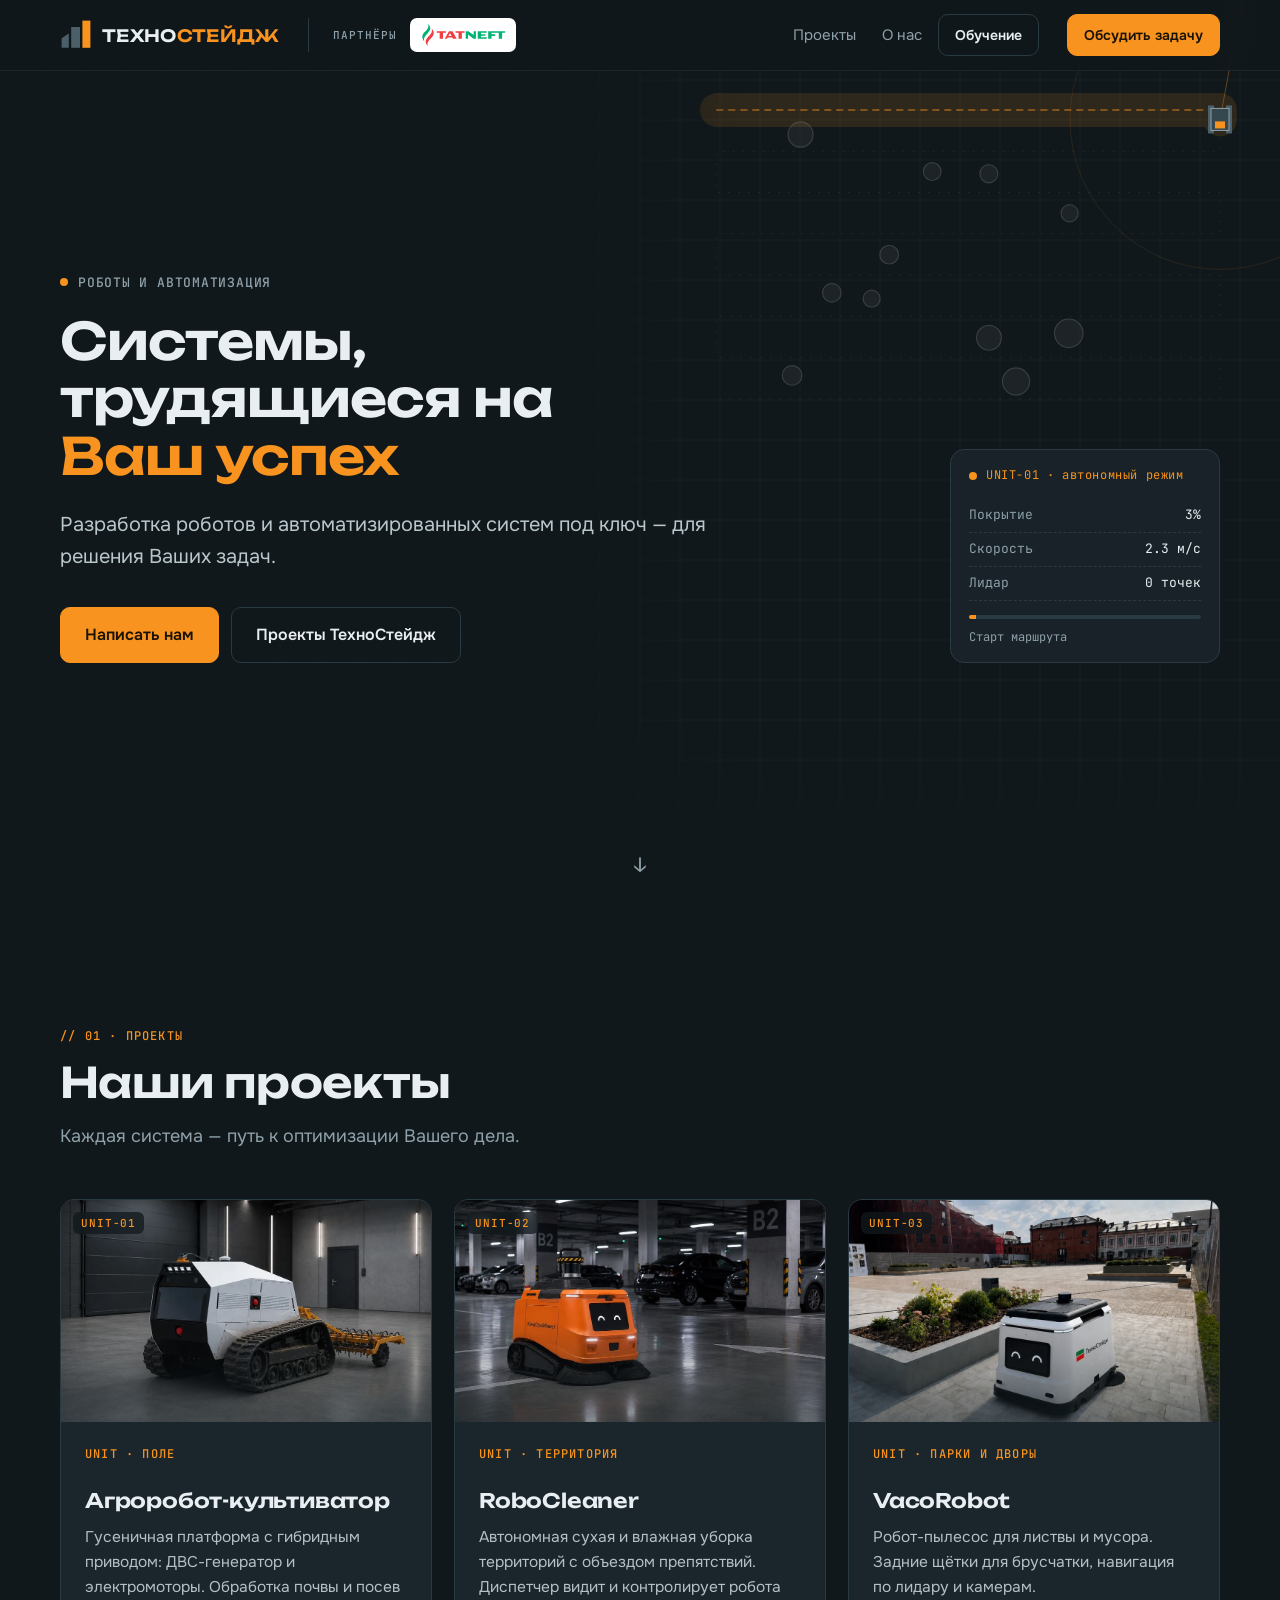
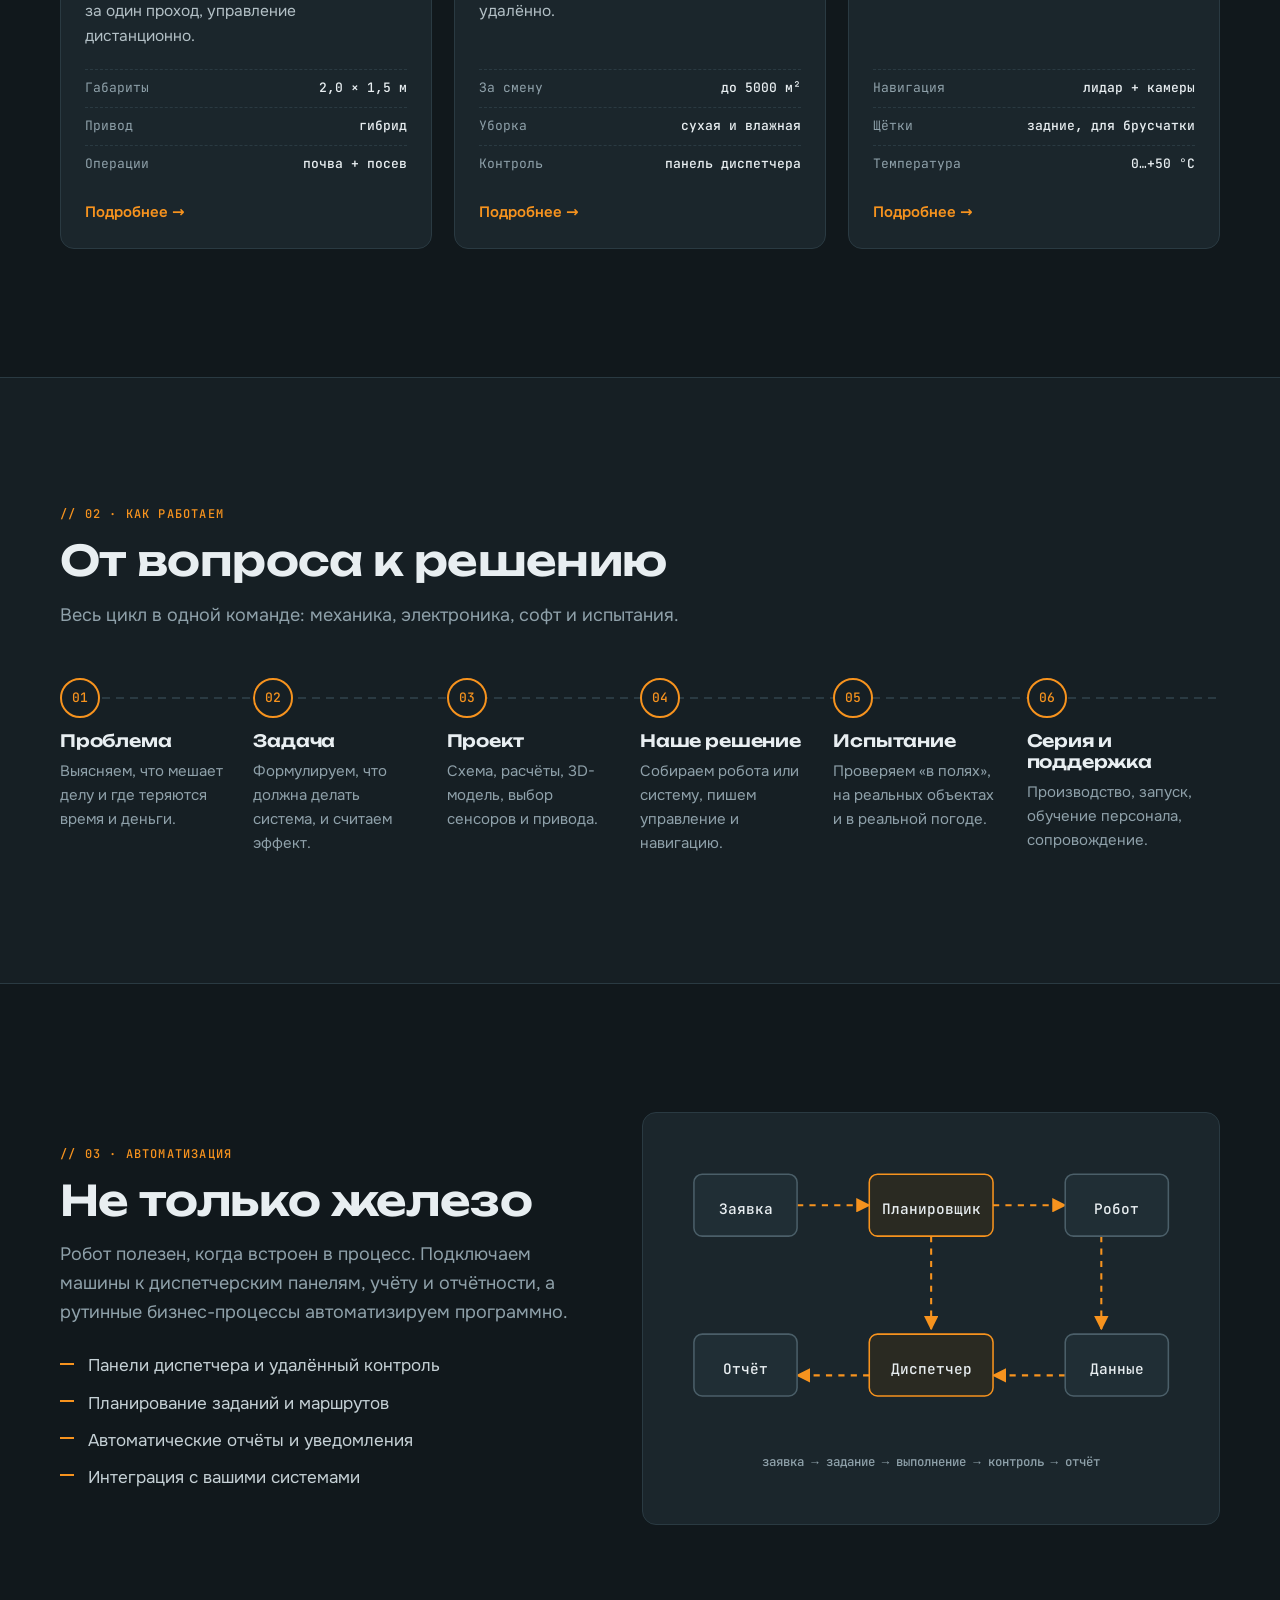
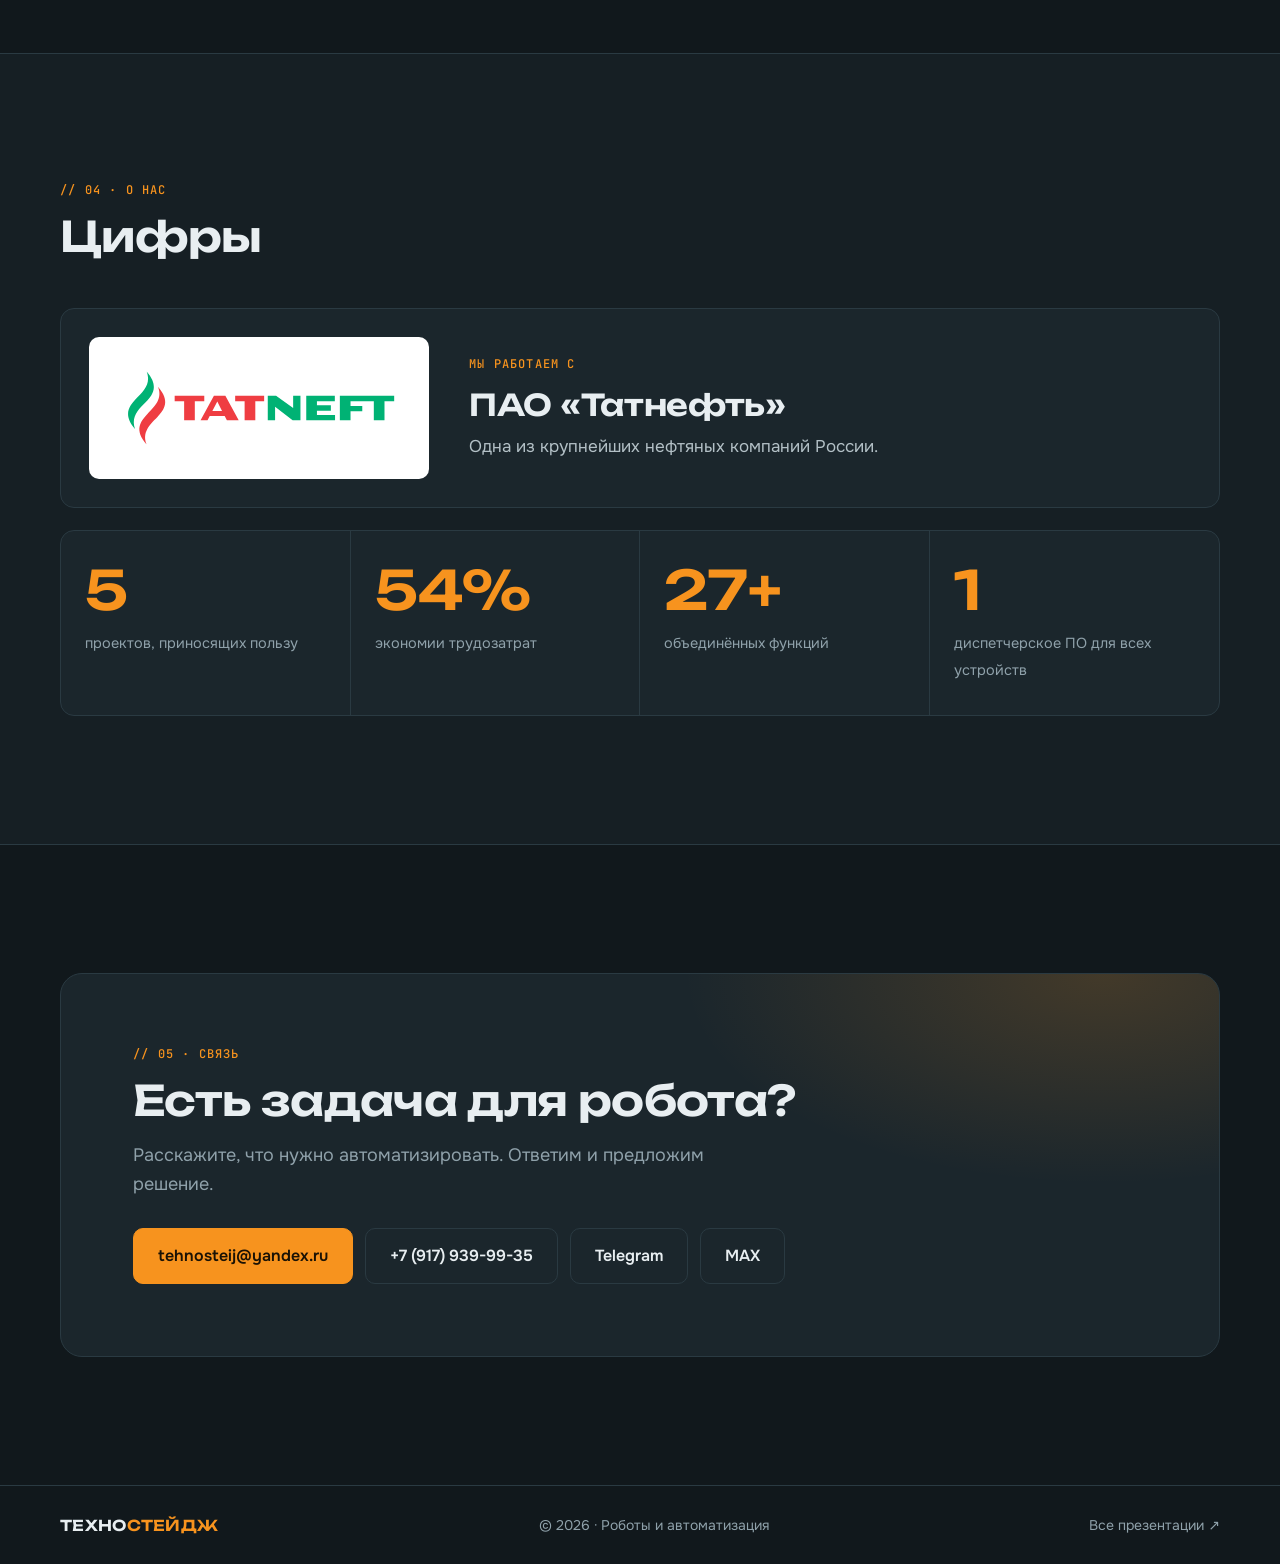
<file: index.html>
<!doctype html>
<html lang="ru">
<head>
<meta charset="utf-8">
<meta name="viewport" content="width=device-width, initial-scale=1">
<title>Техностейдж — роботы и автоматизация</title>
<meta name="description" content="Техностейдж разрабатывает коммерческих и промышленных роботов и автоматизирует бизнес-процессы: агророботы, роботы-уборщики, диспетчеризация.">
<meta name="theme-color" content="#11181c">
<link rel="icon" href="logo.jpg">
<meta property="og:title" content="Техностейдж — роботы и автоматизация">
<meta property="og:description" content="Автономные роботы для полей, территорий и производств. От прототипа до серии.">
<meta property="og:image" content="logo.jpg">
<link rel="preload" href="fonts/unbounded-cyrillic.woff2" as="font" type="font/woff2" crossorigin>
<link rel="preload" href="fonts/onest-cyrillic.woff2" as="font" type="font/woff2" crossorigin>
<link rel="stylesheet" href="fonts.css">
<link rel="stylesheet" href="styles.css">
</head>
<body>

<header class="top" id="top">
  <a class="brand" href="#top" aria-label="Техностейдж">
    <svg class="mark" viewBox="0 0 40 40" aria-hidden="true">
      <path d="M2 24 11 18v18H2z" fill="#4b5f69"/>
      <rect x="14" y="10" width="11" height="26" fill="#4b5f69"/>
      <rect x="28" y="2" width="10" height="34" fill="#f7931e"/>
    </svg>
    <span class="brand-name">ТЕХНО<b>СТЕЙДЖ</b></span>
  </a>
  <a class="partner" href="#partner" title="ПАО «Татнефть» — наш партнёр">
    <span>Партнёры</span>
    <img src="media/tatneft.svg" alt="ПАО «Татнефть»" width="394" height="109">
  </a>
  <nav class="nav" aria-label="Разделы">
    <a href="#fleet">Проекты</a>
    <a href="#process">О нас</a>
  </nav>
  <a class="btn btn-sm btn-ghost btn-edu" href="training.html">Обучение</a>
  <a class="btn btn-sm btn-top" href="#contact">Обсудить задачу</a>
  <button class="burger" type="button" aria-label="Меню" aria-expanded="false" aria-controls="mnav"><i></i><i></i><i></i></button>
  <nav class="mnav" id="mnav" aria-label="Меню">
    <a href="#fleet">Проекты</a>
    <a href="#process">О нас</a>
    <a href="training.html">Обучение</a>
    <a class="btn" href="#contact">Обсудить задачу</a>
  </nav>
</header>

<main>

<!-- HERO -->
<section class="hero">
  <canvas id="scene" aria-hidden="true"></canvas>
  <div class="hero-shade"></div>
  <div class="wrap hero-grid">
    <div class="hero-copy">
      <p class="eyebrow"><span class="dot"></span> Роботы и автоматизация</p>
      <h1>Системы, трудящиеся на <em>Ваш успех</em></h1>
      <p class="lead">Разработка роботов и автоматизированных систем под ключ — для решения Ваших задач.</p>
      <div class="cta">
        <a class="btn" href="#contact">Написать нам</a>
        <a class="btn btn-ghost" href="#fleet">Проекты ТехноСтейдж</a>
      </div>
    </div>
    <aside class="hud" aria-label="Телеметрия демонстрационного робота">
      <div class="hud-head"><span class="dot live"></span> UNIT-01 · автономный режим</div>
      <dl>
        <div><dt>Покрытие</dt><dd><span id="hudCov">0</span>%</dd></div>
        <div><dt>Скорость</dt><dd><span id="hudSpd">0.0</span> м/с</dd></div>
        <div><dt>Лидар</dt><dd><span id="hudPts">0</span> точек</dd></div>
      </dl>
      <div class="hud-bar"><i id="hudBar"></i></div>
      <p class="hud-evt" id="hudEvt">Инициализация…</p>
    </aside>
  </div>
  <a class="scroll-hint" href="#fleet" aria-label="Ниже">↓</a>
</section>

<!-- FLEET -->
<section class="sec" id="fleet">
  <div class="wrap">
    <header class="sec-head reveal">
      <p class="tag">// 01 · ПРОЕКТЫ</p>
      <h2>Наши проекты</h2>
      <p class="sub">Каждая система — путь к оптимизации Вашего дела.</p>
    </header>

    <div class="cards">
      <article class="card reveal">
        <div class="media">
          <img src="media/agrobot.jpg" alt="Гусеничный агроробот-культиватор с прицепным культиватором" loading="lazy" width="1000" height="667">
          <span class="media-id">UNIT-01</span>
        </div>
        <div class="card-body">
          <p class="tag">UNIT · ПОЛЕ</p>
          <h3>Агроробот-культиватор</h3>
          <p>Гусеничная платформа с гибридным приводом: ДВС-генератор и электромоторы. Обработка почвы и посев за один проход, управление дистанционно.</p>
          <ul class="spec">
            <li><span>Габариты</span><b>2,0 × 1,5 м</b></li>
            <li><span>Привод</span><b>гибрид</b></li>
            <li><span>Операции</span><b>почва + посев</b></li>
          </ul>
          <a class="more" href="https://hayudo.github.io/agrobot/pahar-x1/index.html" target="_blank" rel="noopener">Подробнее →</a>
        </div>
      </article>

      <article class="card reveal" style="--d:.08s">
        <div class="media">
          <img src="media/robocleaner.jpg" alt="Оранжевый робот RoboCleaner на подземной парковке" loading="lazy" width="1000" height="667">
          <span class="media-id">UNIT-02</span>
        </div>
        <div class="card-body">
          <p class="tag">UNIT · ТЕРРИТОРИЯ</p>
          <h3>RoboCleaner</h3>
          <p>Автономная сухая и влажная уборка территорий с объездом препятствий. Диспетчер видит и контролирует робота удалённо.</p>
          <ul class="spec">
            <li><span>За смену</span><b>до 5000 м²</b></li>
            <li><span>Уборка</span><b>сухая и влажная</b></li>
            <li><span>Контроль</span><b>панель диспетчера</b></li>
          </ul>
          <a class="more" href="https://hayudo.github.io/agrobot/robocleaner/index.html" target="_blank" rel="noopener">Подробнее →</a>
        </div>
      </article>

      <article class="card reveal" style="--d:.16s">
        <div class="media">
          <img src="media/vacorobot.jpg" alt="Белый робот VacoRobot с логотипом Техностейдж на площади" loading="lazy" width="1000" height="750">
          <span class="media-id">UNIT-03</span>
        </div>
        <div class="card-body">
          <p class="tag">UNIT · ПАРКИ И ДВОРЫ</p>
          <h3>VacoRobot</h3>
          <p>Робот-пылесос для листвы и мусора. Задние щётки для брусчатки, навигация по лидару и камерам.</p>
          <ul class="spec">
            <li><span>Навигация</span><b>лидар + камеры</b></li>
            <li><span>Щётки</span><b>задние, для брусчатки</b></li>
            <li><span>Температура</span><b>0…+50 °C</b></li>
          </ul>
          <a class="more" href="https://hayudo.github.io/agrobot/vacorobot/index.html" target="_blank" rel="noopener">Подробнее →</a>
        </div>
      </article>
    </div>
  </div>
</section>

<!-- PROCESS -->
<section class="sec sec-alt" id="process">
  <div class="wrap">
    <header class="sec-head reveal">
      <p class="tag">// 02 · КАК РАБОТАЕМ</p>
      <h2>От вопроса к решению</h2>
      <p class="sub">Весь цикл в одной команде: механика, электроника, софт и испытания.</p>
    </header>

    <ol class="steps">
      <li class="reveal"><span class="n">01</span><h3>Проблема</h3><p>Выясняем, что мешает делу и где теряются время и деньги.</p></li>
      <li class="reveal" style="--d:.06s"><span class="n">02</span><h3>Задача</h3><p>Формулируем, что должна делать система, и считаем эффект.</p></li>
      <li class="reveal" style="--d:.12s"><span class="n">03</span><h3>Проект</h3><p>Схема, расчёты, 3D-модель, выбор сенсоров и привода.</p></li>
      <li class="reveal" style="--d:.18s"><span class="n">04</span><h3>Наше решение</h3><p>Собираем робота или систему, пишем управление и навигацию.</p></li>
      <li class="reveal" style="--d:.24s"><span class="n">05</span><h3>Испытание</h3><p>Проверяем «в полях», на реальных объектах и в реальной погоде.</p></li>
      <li class="reveal" style="--d:.30s"><span class="n">06</span><h3>Серия и поддержка</h3><p>Производство, запуск, обучение персонала, сопровождение.</p></li>
    </ol>
  </div>
</section>

<!-- AUTOMATION -->
<section class="sec" id="automation">
  <div class="wrap split">
    <header class="sec-head reveal">
      <p class="tag">// 03 · АВТОМАТИЗАЦИЯ</p>
      <h2>Не только железо</h2>
      <p class="sub">Робот полезен, когда встроен в процесс. Подключаем машины к диспетчерским панелям, учёту и отчётности, а рутинные бизнес-процессы автоматизируем программно.</p>
      <ul class="ticks">
        <li>Панели диспетчера и удалённый контроль</li>
        <li>Планирование заданий и маршрутов</li>
        <li>Автоматические отчёты и уведомления</li>
        <li>Интеграция с вашими системами</li>
      </ul>
    </header>

    <figure class="flow reveal" style="--d:.1s" aria-label="Схема: заявка, планировщик, робот, диспетчер, отчёт">
      <svg viewBox="0 0 520 360" role="img">
        <defs>
          <marker id="arr" viewBox="0 0 10 10" refX="9" refY="5" markerWidth="7" markerHeight="7" orient="auto-start-reverse"><path d="M0 0 10 5 0 10z" fill="#f7931e"/></marker>
        </defs>
        <g class="links">
          <path d="M130 70h70" marker-end="url(#arr)"/>
          <path d="M320 70h70" marker-end="url(#arr)"/>
          <path d="M425 100v90" marker-end="url(#arr)"/>
          <path d="M390 235h-70" marker-end="url(#arr)"/>
          <path d="M200 235h-70" marker-end="url(#arr)"/>
          <path d="M260 100v90" marker-end="url(#arr)"/>
        </g>
        <g class="nodes">
          <g transform="translate(30 40)"><rect width="100" height="60" rx="8"/><text x="50" y="35">Заявка</text></g>
          <g transform="translate(200 40)"><rect width="120" height="60" rx="8" class="hl"/><text x="60" y="35">Планировщик</text></g>
          <g transform="translate(390 40)"><rect width="100" height="60" rx="8"/><text x="50" y="35">Робот</text></g>
          <g transform="translate(390 195)"><rect width="100" height="60" rx="8"/><text x="50" y="35">Данные</text></g>
          <g transform="translate(200 195)"><rect width="120" height="60" rx="8" class="hl"/><text x="60" y="35">Диспетчер</text></g>
          <g transform="translate(30 195)"><rect width="100" height="60" rx="8"/><text x="50" y="35">Отчёт</text></g>
        </g>
        <text x="260" y="320" class="cap">заявка → задание → выполнение → контроль → отчёт</text>
      </svg>
    </figure>
  </div>
</section>

<!-- PROOF -->
<section class="sec sec-alt" id="proof">
  <div class="wrap">
    <header class="sec-head reveal">
      <p class="tag">// 04 · О НАС</p>
      <h2>Цифры</h2>
    </header>

    <div class="feature reveal" id="partner">
      <div class="feature-logo"><img src="media/tatneft.svg" alt="ПАО «Татнефть»" width="394" height="109"></div>
      <div class="feature-text">
        <p class="tag">МЫ РАБОТАЕМ С</p>
        <h3>ПАО «Татнефть»</h3>
        <p>Одна из крупнейших нефтяных компаний России.</p>
      </div>
    </div>

    <!-- Цифры: data-count — число, data-suffix — знак после него -->
    <div class="stats reveal">
      <div><b data-count="6">0</b><span>проектов, приносящих пользу</span></div>
      <div><b data-count="60" data-suffix="%">0</b><span>экономии трудозатрат</span></div>
      <div><b data-count="30" data-suffix="+">0</b><span>объединённых функций</span></div>
      <div><b data-count="1">0</b><span>диспетчерское ПО для всех устройств</span></div>
    </div>
  </div>
</section>

<!-- CONTACT -->
<section class="sec contact" id="contact">
  <div class="wrap">
    <div class="contact-box reveal">
      <p class="tag">// 05 · СВЯЗЬ</p>
      <h2>Есть задача для робота?</h2>
      <p class="sub">Расскажите, что нужно автоматизировать. Ответим и предложим решение.</p>
      <div class="cta">
        <a class="btn" href="mailto:tehnosteij@yandex.ru">tehnosteij@yandex.ru</a>
        <a class="btn btn-ghost" href="tel:+79179399935">+7 (917) 939-99-35</a>
        <a class="btn btn-ghost" href="https://t.me/dazgomannn" target="_blank" rel="noopener">Telegram</a>
        <a class="btn btn-ghost" href="https://max.ru/u/f9LHodD0cOK9AcFDkUE-KU3LDIc1wrUDdabtQ2YDgoaz1Evf9GF58Kk3YJA" target="_blank" rel="noopener">MAX</a>
      </div>
    </div>
  </div>
</section>

</main>

<footer class="foot">
  <div class="wrap foot-row">
    <span class="brand-name">ТЕХНО<b>СТЕЙДЖ</b></span>
    <span>© 2026 · Роботы и автоматизация</span>
    <a href="https://hayudo.github.io/agrobot/" target="_blank" rel="noopener">Все презентации ↗</a>
  </div>
</footer>

<script src="script.js"></script>
</body>
</html>
</file>
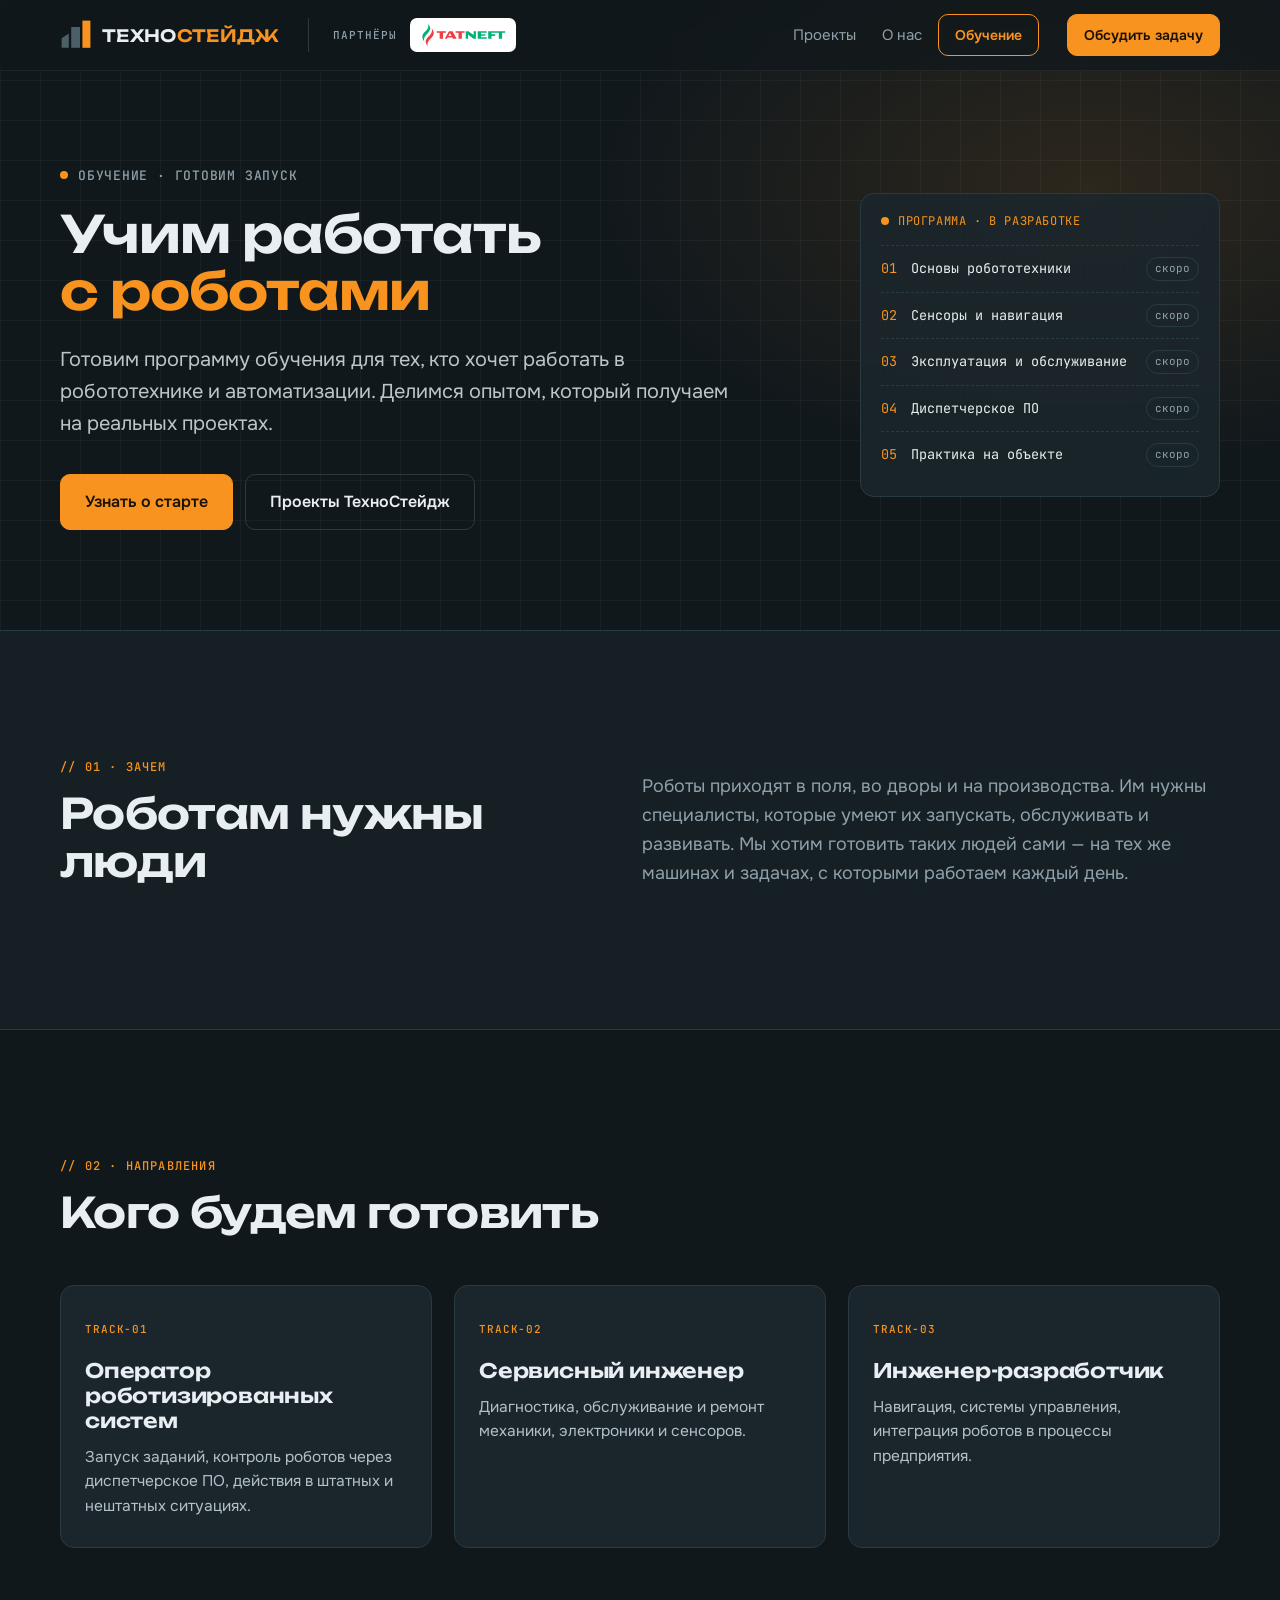
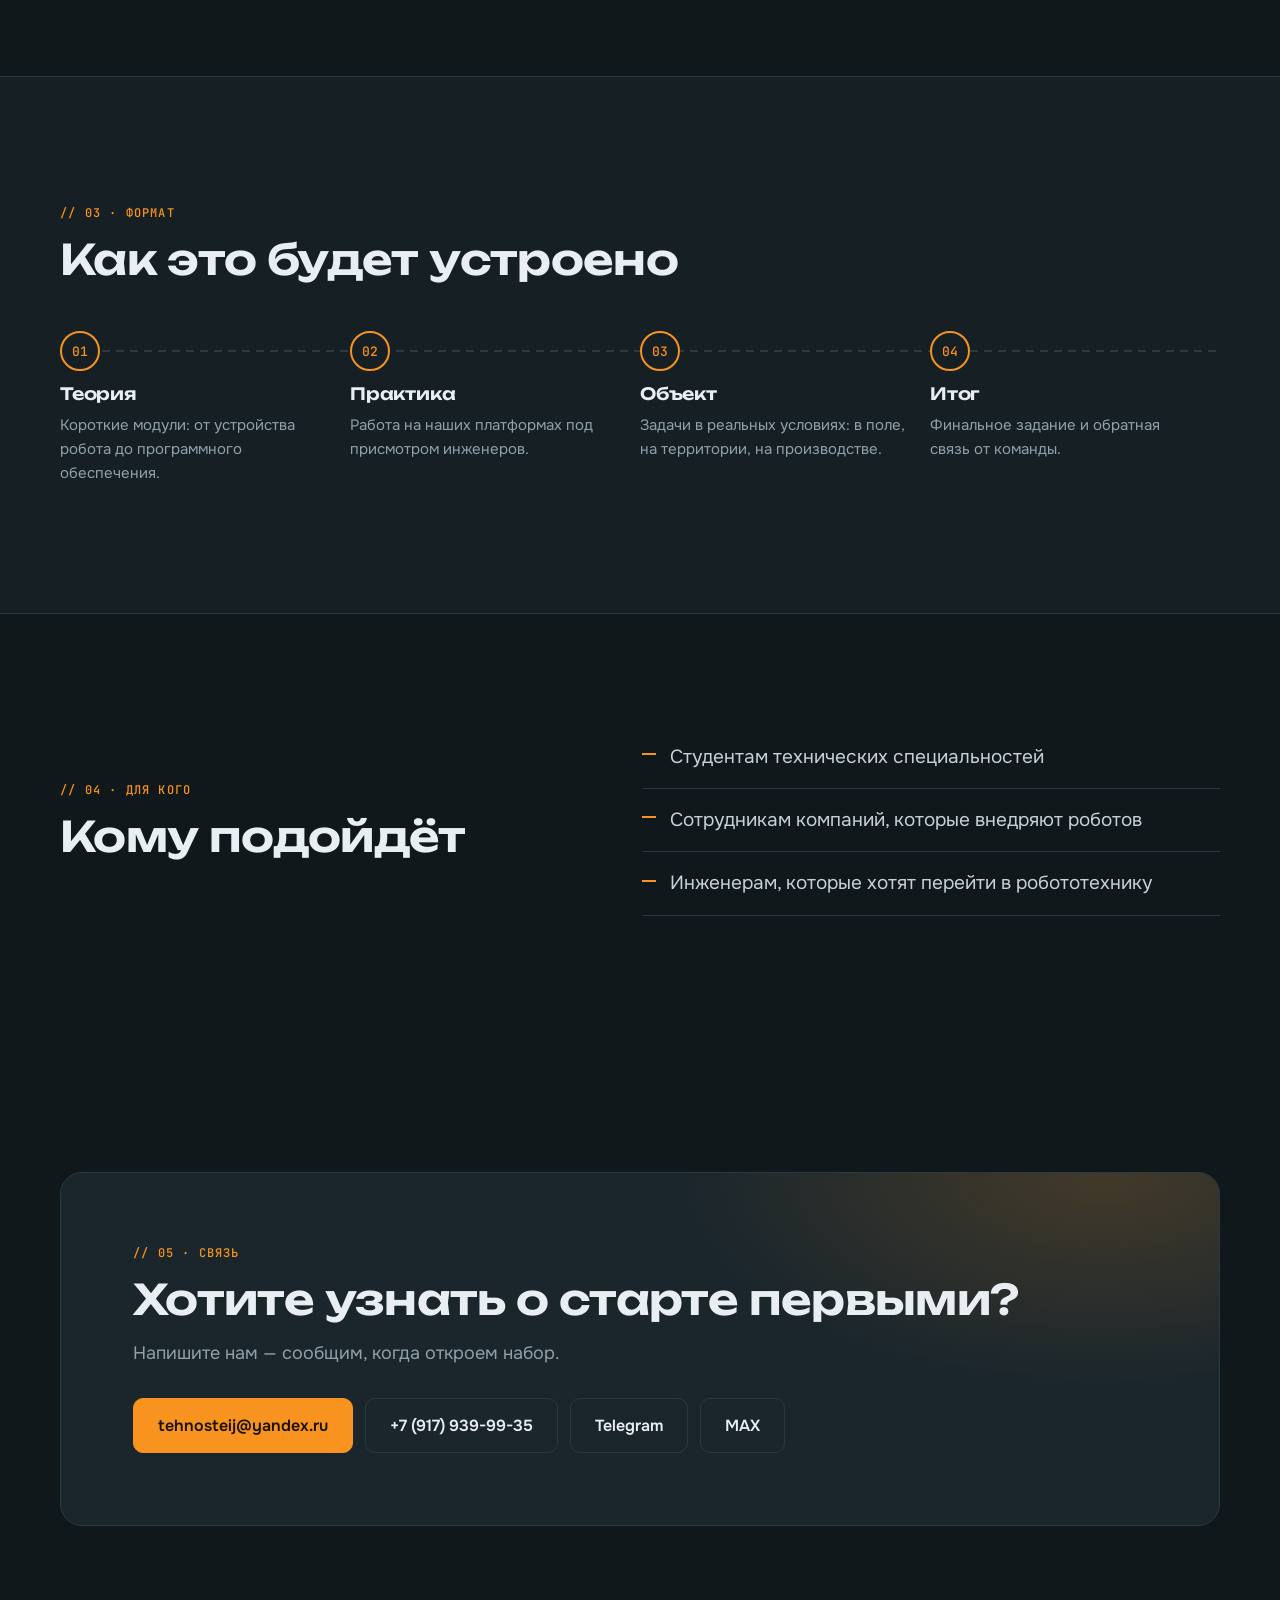
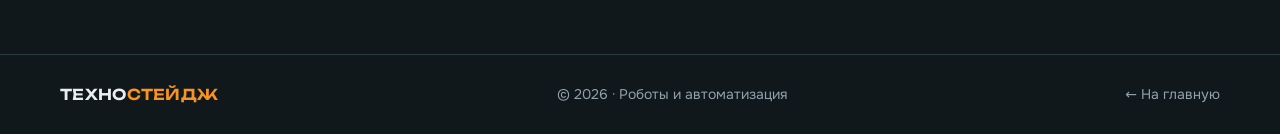
<file: training.html>
<!doctype html>
<html lang="ru">
<head>
<meta charset="utf-8">
<meta name="viewport" content="width=device-width, initial-scale=1">
<title>Обучение — Техностейдж</title>
<meta name="description" content="Техностейдж готовит программу обучения для работы с роботами и автоматизированными системами.">
<meta name="theme-color" content="#11181c">
<link rel="icon" href="logo.jpg">
<meta property="og:title" content="Обучение — Техностейдж">
<meta property="og:description" content="Готовим специалистов для робототехники и автоматизации.">
<meta property="og:image" content="logo.jpg">
<link rel="preload" href="fonts/unbounded-cyrillic.woff2" as="font" type="font/woff2" crossorigin>
<link rel="preload" href="fonts/onest-cyrillic.woff2" as="font" type="font/woff2" crossorigin>
<link rel="stylesheet" href="fonts.css">
<link rel="stylesheet" href="styles.css">
</head>
<body>

<header class="top" id="top">
  <a class="brand" href="index.html" aria-label="Техностейдж — на главную">
    <svg class="mark" viewBox="0 0 40 40" aria-hidden="true">
      <path d="M2 24 11 18v18H2z" fill="#4b5f69"/>
      <rect x="14" y="10" width="11" height="26" fill="#4b5f69"/>
      <rect x="28" y="2" width="10" height="34" fill="#f7931e"/>
    </svg>
    <span class="brand-name">ТЕХНО<b>СТЕЙДЖ</b></span>
  </a>
  <a class="partner" href="index.html#partner" title="ПАО «Татнефть» — наш партнёр">
    <span>Партнёры</span>
    <img src="media/tatneft.svg" alt="ПАО «Татнефть»" width="394" height="109">
  </a>
  <nav class="nav" aria-label="Разделы">
    <a href="index.html#fleet">Проекты</a>
    <a href="index.html#process">О нас</a>
  </nav>
  <a class="btn btn-sm btn-ghost btn-edu is-active" href="training.html" aria-current="page">Обучение</a>
  <a class="btn btn-sm btn-top" href="index.html#contact">Обсудить задачу</a>
  <button class="burger" type="button" aria-label="Меню" aria-expanded="false" aria-controls="mnav"><i></i><i></i><i></i></button>
  <nav class="mnav" id="mnav" aria-label="Меню">
    <a href="index.html#fleet">Проекты</a>
    <a href="index.html#process">О нас</a>
    <a href="training.html" aria-current="page">Обучение</a>
    <a class="btn" href="index.html#contact">Обсудить задачу</a>
  </nav>
</header>

<main>

<!-- HERO -->
<section class="page-hero">
  <div class="wrap page-hero-grid">
    <div>
      <p class="eyebrow"><span class="dot live"></span> Обучение · готовим запуск</p>
      <h1>Учим работать <em>с роботами</em></h1>
      <p class="lead">Готовим программу обучения для тех, кто хочет работать в робототехнике и автоматизации. Делимся опытом, который получаем на реальных проектах.</p>
      <div class="cta">
        <a class="btn" href="#join">Узнать о старте</a>
        <a class="btn btn-ghost" href="index.html#fleet">Проекты ТехноСтейдж</a>
      </div>
    </div>

    <aside class="program" aria-label="Программа обучения">
      <div class="hud-head"><span class="dot live"></span> ПРОГРАММА · В РАЗРАБОТКЕ</div>
      <ol>
        <li><span>01</span>Основы робототехники<i>скоро</i></li>
        <li><span>02</span>Сенсоры и навигация<i>скоро</i></li>
        <li><span>03</span>Эксплуатация и обслуживание<i>скоро</i></li>
        <li><span>04</span>Диспетчерское ПО<i>скоро</i></li>
        <li><span>05</span>Практика на объекте<i>скоро</i></li>
      </ol>
    </aside>
  </div>
</section>

<!-- WHY -->
<section class="sec sec-alt">
  <div class="wrap split">
    <header class="sec-head reveal">
      <p class="tag">// 01 · ЗАЧЕМ</p>
      <h2>Роботам нужны люди</h2>
    </header>
    <p class="sub reveal" style="--d:.08s">Роботы приходят в поля, во дворы и на производства. Им нужны специалисты, которые умеют их запускать, обслуживать и развивать. Мы хотим готовить таких людей сами — на тех же машинах и задачах, с которыми работаем каждый день.</p>
  </div>
</section>

<!-- TRACKS -->
<section class="sec">
  <div class="wrap">
    <header class="sec-head reveal">
      <p class="tag">// 02 · НАПРАВЛЕНИЯ</p>
      <h2>Кого будем готовить</h2>
    </header>
    <div class="tcards">
      <article class="tcard reveal">
        <span class="tcard-id">TRACK-01</span>
        <h3>Оператор роботизированных систем</h3>
        <p>Запуск заданий, контроль роботов через диспетчерское ПО, действия в штатных и нештатных ситуациях.</p>
      </article>
      <article class="tcard reveal" style="--d:.08s">
        <span class="tcard-id">TRACK-02</span>
        <h3>Сервисный инженер</h3>
        <p>Диагностика, обслуживание и ремонт механики, электроники и сенсоров.</p>
      </article>
      <article class="tcard reveal" style="--d:.16s">
        <span class="tcard-id">TRACK-03</span>
        <h3>Инженер-разработчик</h3>
        <p>Навигация, системы управления, интеграция роботов в процессы предприятия.</p>
      </article>
    </div>
  </div>
</section>

<!-- FORMAT -->
<section class="sec sec-alt">
  <div class="wrap">
    <header class="sec-head reveal">
      <p class="tag">// 03 · ФОРМАТ</p>
      <h2>Как это будет устроено</h2>
    </header>
    <ol class="steps steps-4">
      <li class="reveal"><span class="n">01</span><h3>Теория</h3><p>Короткие модули: от устройства робота до программного обеспечения.</p></li>
      <li class="reveal" style="--d:.08s"><span class="n">02</span><h3>Практика</h3><p>Работа на наших платформах под присмотром инженеров.</p></li>
      <li class="reveal" style="--d:.16s"><span class="n">03</span><h3>Объект</h3><p>Задачи в реальных условиях: в поле, на территории, на производстве.</p></li>
      <li class="reveal" style="--d:.24s"><span class="n">04</span><h3>Итог</h3><p>Финальное задание и обратная связь от команды.</p></li>
    </ol>
  </div>
</section>

<!-- AUDIENCE -->
<section class="sec">
  <div class="wrap split">
    <header class="sec-head reveal">
      <p class="tag">// 04 · ДЛЯ КОГО</p>
      <h2>Кому подойдёт</h2>
    </header>
    <ul class="ticks ticks-lg reveal" style="--d:.08s">
      <li>Студентам технических специальностей</li>
      <li>Сотрудникам компаний, которые внедряют роботов</li>
      <li>Инженерам, которые хотят перейти в робототехнику</li>
    </ul>
  </div>
</section>

<!-- JOIN -->
<section class="sec contact" id="join">
  <div class="wrap">
    <div class="contact-box reveal">
      <p class="tag">// 05 · СВЯЗЬ</p>
      <h2>Хотите узнать о старте первыми?</h2>
      <p class="sub">Напишите нам — сообщим, когда откроем набор.</p>
      <div class="cta">
        <a class="btn" href="mailto:tehnosteij@yandex.ru?subject=%D0%9E%D0%B1%D1%83%D1%87%D0%B5%D0%BD%D0%B8%D0%B5">tehnosteij@yandex.ru</a>
        <a class="btn btn-ghost" href="tel:+79179399935">+7 (917) 939-99-35</a>
        <a class="btn btn-ghost" href="https://t.me/dazgomannn" target="_blank" rel="noopener">Telegram</a>
        <a class="btn btn-ghost" href="https://max.ru/u/f9LHodD0cOK9AcFDkUE-KU3LDIc1wrUDdabtQ2YDgoaz1Evf9GF58Kk3YJA" target="_blank" rel="noopener">MAX</a>
      </div>
    </div>
  </div>
</section>

</main>

<footer class="foot">
  <div class="wrap foot-row">
    <a class="brand-name" href="index.html">ТЕХНО<b>СТЕЙДЖ</b></a>
    <span>© 2026 · Роботы и автоматизация</span>
    <a href="index.html">← На главную</a>
  </div>
</footer>

<script src="script.js"></script>
</body>
</html>
</file>
<file: fonts.css>
/* Шрифты (SIL Open Font License): Onest, Unbounded, JetBrains Mono. Наборы: кириллица и латиница. */
/* cyrillic */
@font-face {
  font-family: 'JetBrains Mono';
  font-style: normal;
  font-weight: 400;
  font-display: swap;
  src: url(fonts/jetbrains-mono-cyrillic.woff2) format('woff2');
  unicode-range: U+0301, U+0400-045F, U+0490-0491, U+04B0-04B1, U+2116;
}
/* latin */
@font-face {
  font-family: 'JetBrains Mono';
  font-style: normal;
  font-weight: 400;
  font-display: swap;
  src: url(fonts/jetbrains-mono-latin.woff2) format('woff2');
  unicode-range: U+0000-00FF, U+0131, U+0152-0153, U+02BB-02BC, U+02C6, U+02DA, U+02DC, U+0304, U+0308, U+0329, U+2000-206F, U+20AC, U+2122, U+2191, U+2193, U+2212, U+2215, U+FEFF, U+FFFD;
}
/* cyrillic */
@font-face {
  font-family: 'JetBrains Mono';
  font-style: normal;
  font-weight: 500;
  font-display: swap;
  src: url(fonts/jetbrains-mono-cyrillic.woff2) format('woff2');
  unicode-range: U+0301, U+0400-045F, U+0490-0491, U+04B0-04B1, U+2116;
}
/* latin */
@font-face {
  font-family: 'JetBrains Mono';
  font-style: normal;
  font-weight: 500;
  font-display: swap;
  src: url(fonts/jetbrains-mono-latin.woff2) format('woff2');
  unicode-range: U+0000-00FF, U+0131, U+0152-0153, U+02BB-02BC, U+02C6, U+02DA, U+02DC, U+0304, U+0308, U+0329, U+2000-206F, U+20AC, U+2122, U+2191, U+2193, U+2212, U+2215, U+FEFF, U+FFFD;
}
/* cyrillic */
@font-face {
  font-family: 'Onest';
  font-style: normal;
  font-weight: 400;
  font-display: swap;
  src: url(fonts/onest-cyrillic.woff2) format('woff2');
  unicode-range: U+0301, U+0400-045F, U+0490-0491, U+04B0-04B1, U+2116;
}
/* latin */
@font-face {
  font-family: 'Onest';
  font-style: normal;
  font-weight: 400;
  font-display: swap;
  src: url(fonts/onest-latin.woff2) format('woff2');
  unicode-range: U+0000-00FF, U+0131, U+0152-0153, U+02BB-02BC, U+02C6, U+02DA, U+02DC, U+0304, U+0308, U+0329, U+2000-206F, U+20AC, U+2122, U+2191, U+2193, U+2212, U+2215, U+FEFF, U+FFFD;
}
/* cyrillic */
@font-face {
  font-family: 'Onest';
  font-style: normal;
  font-weight: 500;
  font-display: swap;
  src: url(fonts/onest-cyrillic.woff2) format('woff2');
  unicode-range: U+0301, U+0400-045F, U+0490-0491, U+04B0-04B1, U+2116;
}
/* latin */
@font-face {
  font-family: 'Onest';
  font-style: normal;
  font-weight: 500;
  font-display: swap;
  src: url(fonts/onest-latin.woff2) format('woff2');
  unicode-range: U+0000-00FF, U+0131, U+0152-0153, U+02BB-02BC, U+02C6, U+02DA, U+02DC, U+0304, U+0308, U+0329, U+2000-206F, U+20AC, U+2122, U+2191, U+2193, U+2212, U+2215, U+FEFF, U+FFFD;
}
/* cyrillic */
@font-face {
  font-family: 'Onest';
  font-style: normal;
  font-weight: 600;
  font-display: swap;
  src: url(fonts/onest-cyrillic.woff2) format('woff2');
  unicode-range: U+0301, U+0400-045F, U+0490-0491, U+04B0-04B1, U+2116;
}
/* latin */
@font-face {
  font-family: 'Onest';
  font-style: normal;
  font-weight: 600;
  font-display: swap;
  src: url(fonts/onest-latin.woff2) format('woff2');
  unicode-range: U+0000-00FF, U+0131, U+0152-0153, U+02BB-02BC, U+02C6, U+02DA, U+02DC, U+0304, U+0308, U+0329, U+2000-206F, U+20AC, U+2122, U+2191, U+2193, U+2212, U+2215, U+FEFF, U+FFFD;
}
/* cyrillic */
@font-face {
  font-family: 'Unbounded';
  font-style: normal;
  font-weight: 500;
  font-display: swap;
  src: url(fonts/unbounded-cyrillic.woff2) format('woff2');
  unicode-range: U+0301, U+0400-045F, U+0490-0491, U+04B0-04B1, U+2116;
}
/* latin */
@font-face {
  font-family: 'Unbounded';
  font-style: normal;
  font-weight: 500;
  font-display: swap;
  src: url(fonts/unbounded-latin.woff2) format('woff2');
  unicode-range: U+0000-00FF, U+0131, U+0152-0153, U+02BB-02BC, U+02C6, U+02DA, U+02DC, U+0304, U+0308, U+0329, U+2000-206F, U+20AC, U+2122, U+2191, U+2193, U+2212, U+2215, U+FEFF, U+FFFD;
}
/* cyrillic */
@font-face {
  font-family: 'Unbounded';
  font-style: normal;
  font-weight: 600;
  font-display: swap;
  src: url(fonts/unbounded-cyrillic.woff2) format('woff2');
  unicode-range: U+0301, U+0400-045F, U+0490-0491, U+04B0-04B1, U+2116;
}
/* latin */
@font-face {
  font-family: 'Unbounded';
  font-style: normal;
  font-weight: 600;
  font-display: swap;
  src: url(fonts/unbounded-latin.woff2) format('woff2');
  unicode-range: U+0000-00FF, U+0131, U+0152-0153, U+02BB-02BC, U+02C6, U+02DA, U+02DC, U+0304, U+0308, U+0329, U+2000-206F, U+20AC, U+2122, U+2191, U+2193, U+2212, U+2215, U+FEFF, U+FFFD;
}
</file>
<file: styles.css>
:root {
  --bg: #11181c;
  --bg-2: #161f24;
  --panel: #1b262c;
  --line: #2a3a42;
  --text: #e8eef1;
  --muted: #8fa1aa;
  --slate: #4b5f69;
  --acc: #f7931e;
  --acc-2: #ffb054;
  --font: "Onest", system-ui, sans-serif;
  --head: "Unbounded", "Onest", sans-serif;
  --mono: "JetBrains Mono", ui-monospace, monospace;
  --r: 14px;
}
* { box-sizing: border-box; margin: 0; }
html { scroll-behavior: smooth; scroll-padding-top: 72px; }
body { background: var(--bg); color: var(--text); font: 400 17px/1.6 var(--font); -webkit-font-smoothing: antialiased; }
a { color: inherit; text-decoration: none; }
ul, ol { list-style: none; padding: 0; }
.wrap { width: min(1160px, 100% - 40px); margin-inline: auto; }

/* header */
.top { position: fixed; inset: 0 0 auto; z-index: 50; display: flex; align-items: center; gap: 28px; padding: 14px max(20px, calc((100% - 1160px) / 2)); background: rgba(17,24,28,.72); backdrop-filter: blur(14px); border-bottom: 1px solid rgba(255,255,255,.06); }
.brand { display: flex; align-items: center; gap: 10px; flex-shrink: 0; }
.mark { width: 32px; height: 32px; }
.brand-name { font: 600 17px/1 var(--head); letter-spacing: .02em; }
.brand-name b { color: var(--acc); font-weight: 600; }
/* партнёр отделён от нашего логотипа чертой и подписью */
.partner { display: flex; align-items: center; gap: 12px; padding-left: 24px; border-left: 1px solid var(--line); flex-shrink: 0; }
.partner span { font: 500 11px var(--mono); color: var(--muted); letter-spacing: .1em; text-transform: uppercase; }
.partner img { height: 34px; width: auto; display: block; padding: 5px 10px; border-radius: 7px; background: #fff; }
.nav { display: flex; gap: 26px; font-size: 15px; color: var(--muted); margin-left: auto; }
.nav a:hover { color: var(--text); }
.top .btn-edu { margin-left: -12px; }
.burger { display: none; margin-left: auto; width: 42px; height: 42px; border: 1px solid var(--line); border-radius: 10px; background: transparent; cursor: pointer; flex-direction: column; align-items: center; justify-content: center; gap: 5px; }
.burger i { display: block; width: 18px; height: 2px; background: var(--text); border-radius: 1px; transition: transform .2s, opacity .2s; }
.top.open .burger i:nth-child(1) { transform: translateY(7px) rotate(45deg); }
.top.open .burger i:nth-child(2) { opacity: 0; }
.top.open .burger i:nth-child(3) { transform: translateY(-7px) rotate(-45deg); }
.mnav { display: none; }

/* buttons */
.btn { display: inline-flex; align-items: center; justify-content: center; padding: 14px 24px; border-radius: 10px; background: var(--acc); color: #1a1205; font-weight: 600; font-size: 16px; white-space: nowrap; border: 1px solid var(--acc); transition: transform .15s, background .15s, box-shadow .15s; }
.btn:hover { background: var(--acc-2); transform: translateY(-2px); box-shadow: 0 8px 24px rgba(247,147,30,.3); }
.btn-ghost { background: transparent; color: var(--text); border-color: var(--line); }
.btn-ghost:hover { background: rgba(255,255,255,.05); border-color: var(--slate); box-shadow: none; }
.btn-sm { padding: 9px 16px; font-size: 14px; }
.cta { display: flex; flex-wrap: wrap; gap: 12px; }
:focus-visible { outline: 2px solid var(--acc); outline-offset: 3px; }

/* hero */
.hero { position: relative; min-height: 100svh; display: flex; align-items: center; overflow: hidden; padding: 110px 0 80px; }
#scene { position: absolute; inset: 0; width: 100%; height: 100%; }
.hero-shade { position: absolute; inset: 0; background: linear-gradient(90deg, rgba(17,24,28,.9) 0%, rgba(17,24,28,.55) 45%, rgba(17,24,28,0) 58%), linear-gradient(0deg, var(--bg) 0%, transparent 20%); pointer-events: none; }
.hero-grid { position: relative; display: grid; grid-template-columns: 1fr auto; gap: 40px; align-items: end; }
.eyebrow { display: inline-flex; align-items: center; gap: 10px; font: 500 13px var(--mono); color: var(--muted); letter-spacing: .06em; text-transform: uppercase; margin-bottom: 22px; }
.dot { width: 8px; height: 8px; border-radius: 50%; background: var(--acc); }
.dot.live { animation: pulse 1.6s infinite; }
@keyframes pulse { 0%{box-shadow:0 0 0 0 rgba(247,147,30,.6)} 70%{box-shadow:0 0 0 9px rgba(247,147,30,0)} 100%{box-shadow:0 0 0 0 rgba(247,147,30,0)} }
h1 { font: 600 clamp(28px, 4vw, 52px)/1.12 var(--head); letter-spacing: -.02em; max-width: 13em; overflow-wrap: break-word; }
h1 em { font-style: normal; color: var(--acc); white-space: nowrap; }
.lead { font-size: clamp(17px, 1.6vw, 20px); color: #b9c6cc; max-width: 34em; margin: 24px 0 34px; }
.scroll-hint { position: absolute; bottom: 22px; left: 50%; translate: -50% 0; color: var(--muted); font: 20px var(--mono); animation: bob 2s infinite; }
@keyframes bob { 50% { transform: translateY(6px); } }

.hud { width: 270px; padding: 16px 18px; background: rgba(27,38,44,.78); backdrop-filter: blur(10px); border: 1px solid var(--line); border-radius: var(--r); font-family: var(--mono); }
.hud-head { display: flex; align-items: center; gap: 9px; font-size: 12px; color: var(--acc); letter-spacing: .05em; margin-bottom: 14px; }
.hud dl > div { display: flex; justify-content: space-between; padding: 6px 0; border-bottom: 1px dashed var(--line); font-size: 13px; }
.hud dt { color: var(--muted); }
.hud dd { margin: 0; }
.hud-bar { height: 4px; background: var(--line); border-radius: 2px; margin: 14px 0 10px; overflow: hidden; }
.hud-bar i { display: block; height: 100%; width: 0; background: var(--acc); }
.hud-evt { font-size: 12px; color: var(--muted); min-height: 1.4em; line-height: 1.4; }

/* sections */
.sec { padding: clamp(72px, 10vw, 130px) 0; }
.sec-alt { background: var(--bg-2); border-block: 1px solid var(--line); }
.sec-head { max-width: 760px; margin-bottom: 48px; }
.tag { font: 500 12px var(--mono); color: var(--acc); letter-spacing: .1em; margin-bottom: 14px; }
h2 { font: 600 clamp(26px, 3.6vw, 42px)/1.15 var(--head); letter-spacing: -.015em; margin-bottom: 16px; }
h3 { font: 600 20px/1.25 var(--head); letter-spacing: -.01em; }
.sub { color: var(--muted); font-size: 18px; }

/* cards */
.cards { display: grid; grid-template-columns: repeat(3, 1fr); gap: 22px; }
.card { background: var(--panel); border: 1px solid var(--line); border-radius: var(--r); overflow: hidden; display: flex; flex-direction: column; transition: transform .25s, border-color .25s, box-shadow .25s; }
.card:hover { transform: translateY(-6px); border-color: var(--acc); box-shadow: 0 18px 40px rgba(0,0,0,.35); }
.media { position: relative; aspect-ratio: 5/3; display: grid; place-items: center; background:
  linear-gradient(var(--line) 1px, transparent 1px) 0 0/28px 28px,
  linear-gradient(90deg, var(--line) 1px, transparent 1px) 0 0/28px 28px, #141d22; }
.media { overflow: hidden; }
.media img, .media video { position: absolute; inset: 0; width: 100%; height: 100%; object-fit: cover; transition: transform .6s ease; }
.card:hover .media img { transform: scale(1.04); }
.media::after { content: ""; position: absolute; inset: 0; background: linear-gradient(0deg, rgba(27,38,44,.55), transparent 45%); pointer-events: none; }
.media-id { position: absolute; z-index: 1; top: 12px; left: 12px; padding: 4px 8px; border-radius: 6px; background: rgba(17,24,28,.75); backdrop-filter: blur(6px); font: 500 11px var(--mono); color: var(--acc); letter-spacing: .08em; }
.card-body { padding: 24px; display: flex; flex-direction: column; gap: 12px; flex: 1; }
.card-body p:not(.tag) { color: #b3c0c6; font-size: 15.5px; }
.spec { margin-top: auto; padding-top: 8px; font-family: var(--mono); font-size: 13px; }
.spec li { display: flex; justify-content: space-between; gap: 12px; padding: 8px 0; border-top: 1px dashed var(--line); }
.spec span { color: var(--muted); }
.spec b { font-weight: 500; text-align: right; }
.more { color: var(--acc); font-weight: 600; font-size: 15px; padding-top: 6px; }
.more:hover { color: var(--acc-2); }

/* steps */
.steps { display: grid; grid-template-columns: repeat(6, 1fr); gap: 0; position: relative; counter-reset: s; }
.steps::before { content: ""; position: absolute; left: 0; right: 0; top: 19px; height: 2px; background: repeating-linear-gradient(90deg, var(--line) 0 8px, transparent 8px 14px); }
.steps li { position: relative; padding: 52px 20px 0 0; }
.steps .n { position: absolute; top: 0; left: 0; width: 40px; height: 40px; display: grid; place-items: center; background: var(--bg-2); border: 2px solid var(--acc); border-radius: 50%; font: 500 13px var(--mono); color: var(--acc); }
.steps h3 { font-size: 17px; margin-bottom: 8px; }
.steps p { color: var(--muted); font-size: 15px; }

/* automation */
.split { display: grid; grid-template-columns: 1fr 1.1fr; gap: 56px; align-items: center; }
.split .sec-head { margin: 0; }
.ticks { margin-top: 26px; display: grid; gap: 10px; }
.ticks li { padding-left: 28px; position: relative; color: #c6d1d6; }
.ticks li::before { content: ""; position: absolute; left: 0; top: .6em; width: 14px; height: 2px; background: var(--acc); }
.flow { background: var(--panel); border: 1px solid var(--line); border-radius: var(--r); padding: 20px; }
.flow svg { width: 100%; height: auto; display: block; }
.flow .nodes rect { fill: #202e35; stroke: var(--slate); stroke-width: 1.5; }
.flow .nodes rect.hl { stroke: var(--acc); fill: #2a2a22; }
.flow text { fill: var(--text); font: 500 14px var(--mono); text-anchor: middle; dominant-baseline: middle; }
.flow .cap { fill: var(--muted); font-size: 12px; }
.flow .links path { fill: none; stroke: var(--acc); stroke-width: 2; stroke-dasharray: 6 6; animation: dash 1s linear infinite; }
@keyframes dash { to { stroke-dashoffset: -12; } }

/* proof */
.feature { display: grid; grid-template-columns: minmax(220px, 340px) 1fr; gap: 40px; align-items: center; padding: 28px; margin-bottom: 22px; border: 1px solid var(--line); border-radius: var(--r); background: var(--panel); }
.feature-logo { display: grid; place-items: center; aspect-ratio: 2.4/1; padding: 24px 32px; border-radius: 10px; background: #fff; }
.feature-logo img { width: 100%; height: auto; }
.feature-text h3 { font-size: clamp(22px, 2.4vw, 30px); margin-bottom: 10px; }
.feature-text p:not(.tag) { color: #b3c0c6; font-size: 17px; }
.stats { display: grid; grid-template-columns: repeat(4, 1fr); border: 1px solid var(--line); border-radius: var(--r); overflow: hidden; background: var(--panel); }
.stats > div { padding: 32px 24px; border-right: 1px solid var(--line); }
.stats > div:last-child { border: 0; }
.stats b { display: block; font: 600 clamp(34px, 4.4vw, 54px)/1 var(--head); color: var(--acc); margin-bottom: 12px; }
.stats span { color: var(--muted); font-size: 14.5px; }

/* training page */
.top .btn-edu.is-active { border-color: var(--acc); color: var(--acc); }
.mnav a[aria-current] { color: var(--acc); }
.page-hero { position: relative; padding: 160px 0 100px; background:
  linear-gradient(rgba(255,255,255,.035) 1px, transparent 1px) 0 0/40px 40px,
  linear-gradient(90deg, rgba(255,255,255,.035) 1px, transparent 1px) 0 0/40px 40px,
  radial-gradient(700px 400px at 85% 30%, rgba(247,147,30,.12), transparent 70%); }
.page-hero-grid { display: grid; grid-template-columns: 1fr 360px; gap: 56px; align-items: center; }
.program { padding: 18px 20px; background: rgba(27,38,44,.85); border: 1px solid var(--line); border-radius: var(--r); font-family: var(--mono); }
.program ol { display: grid; }
.program li { display: flex; align-items: center; gap: 14px; padding: 11px 0; border-top: 1px dashed var(--line); font-size: 13.5px; }
.program li span { color: var(--acc); }
.program li i { margin-left: auto; font-style: normal; font-size: 11px; color: var(--muted); padding: 2px 8px; border: 1px solid var(--line); border-radius: 20px; }
.tcards { display: grid; grid-template-columns: repeat(3, 1fr); gap: 22px; }
.tcard { position: relative; padding: 28px 24px; background: var(--panel); border: 1px solid var(--line); border-radius: var(--r); transition: border-color .25s, transform .25s; }
.tcard:hover { border-color: var(--acc); transform: translateY(-4px); }
.tcard-id { display: inline-block; margin-bottom: 22px; font: 500 11px var(--mono); color: var(--acc); letter-spacing: .08em; }
.tcard h3 { margin-bottom: 12px; }
.tcard p { color: #b3c0c6; font-size: 15.5px; }
.steps.steps-4 { grid-template-columns: repeat(4, 1fr); }
.ticks-lg { margin: 0; gap: 16px; }
.ticks-lg li { font-size: 19px; padding: 0 0 16px 28px; border-bottom: 1px solid var(--line); }

/* contact */
.contact-box { padding: clamp(32px, 6vw, 72px); border: 1px solid var(--line); border-radius: 22px; background: radial-gradient(600px 300px at 90% 0%, rgba(247,147,30,.18), transparent 70%), var(--panel); }
.contact-box .sub { margin-bottom: 30px; max-width: 32em; }
.foot { border-top: 1px solid var(--line); padding: 28px 0; color: var(--muted); font-size: 14px; }
.foot-row { display: flex; flex-wrap: wrap; gap: 16px 32px; justify-content: space-between; align-items: center; }
.foot .brand-name { color: var(--text); font-size: 15px; }
.foot a:hover { color: var(--acc); }

/* reveal */
.js .reveal { opacity: 0; transform: translateY(26px); transition: opacity .7s ease var(--d, 0s), transform .7s ease var(--d, 0s); }
.js .reveal.in { opacity: 1; transform: none; }

@media (max-width: 1100px) {
  .nav, .top .btn-edu, .top .btn-top { display: none; }
  .burger { display: flex; }
  .mnav { position: absolute; top: 100%; left: 0; right: 0; flex-direction: column; gap: 4px; padding: 12px 20px 20px; background: var(--bg); box-shadow: 0 20px 40px rgba(0,0,0,.5); border-bottom: 1px solid var(--line); }
  .mnav a:not(.btn) { padding: 12px 4px; font-size: 17px; border-bottom: 1px solid var(--line); }
  .mnav .btn { margin-top: 14px; }
  .top.open .mnav { display: flex; }
}
@media (max-width: 960px) {
  .top { gap: 12px; padding-block: 12px; }
  .hero-grid { grid-template-columns: 1fr; }
  .hud { width: 100%; max-width: 340px; }
  .cards { grid-template-columns: 1fr; }
  .steps { grid-template-columns: 1fr; gap: 28px; }
  .steps::before { left: 19px; right: auto; top: 0; bottom: 0; width: 2px; height: auto; background: repeating-linear-gradient(180deg, var(--line) 0 8px, transparent 8px 14px); }
  .steps li { padding: 4px 0 0 60px; }
  .split { grid-template-columns: 1fr; gap: 36px; }
  .feature { grid-template-columns: 1fr; gap: 22px; padding: 20px; }
  .feature-logo { aspect-ratio: auto; }
  .page-hero { padding: 120px 0 72px; }
  .page-hero-grid { grid-template-columns: 1fr; gap: 36px; }
  .tcards { grid-template-columns: 1fr; }
  .steps.steps-4 { grid-template-columns: 1fr; }
  .stats { grid-template-columns: 1fr 1fr; }
  .stats > div:nth-child(2) { border-right: 0; }
  .stats > div:nth-child(-n+2) { border-bottom: 1px solid var(--line); }
  .hero-shade { background: linear-gradient(0deg, rgba(17,24,28,.92) 0%, rgba(17,24,28,.6) 100%); }
}
/* телефоны: текст по центру, кнопки первого экрана внизу, HUD фоном */
@media (max-width: 760px) {
  .hero { align-items: stretch; padding: 92px 0 24px; }
  .hero-grid { display: flex; flex-direction: column; min-height: calc(100svh - 116px); }
  .hero-copy { position: relative; z-index: 1; flex: 1; display: flex; flex-direction: column; align-items: center; text-align: center; }
  .hero-copy .eyebrow { margin-top: auto; }
  .hero-copy h1 { max-width: none; }
  .hero-copy .lead { margin: 20px 0 32px; }
  .hero-copy .cta { margin-top: auto; width: 100%; flex-direction: column; }
  .hero-copy .cta .btn { width: 100%; }
  .hud { position: absolute; z-index: 0; top: 50%; left: 50%; width: min(300px, 86%); transform: translate(-50%, -62%); opacity: .1; filter: blur(1px); pointer-events: none; }
  .hero-shade { background: radial-gradient(120% 60% at 50% 45%, rgba(17,24,28,.55), rgba(17,24,28,.88)); }
  .scroll-hint { display: none; }

  .sec-head, .split .sec-head { margin-inline: auto; text-align: center; }
  .split > .sub { text-align: center; }
  .card-body { text-align: center; }
  .spec li { text-align: left; }
  .steps::before { display: none; }
  .steps { gap: 0; }
  .steps li { padding: 0; text-align: center; display: flex; flex-direction: column; align-items: center; }
  .steps .n { position: static; margin-bottom: 14px; }
  .steps p { max-width: 26em; }
  .steps li:not(:last-child)::after { content: ""; width: 2px; height: 34px; margin: 16px 0; background: repeating-linear-gradient(180deg, var(--line) 0 6px, transparent 6px 10px); }
  .ticks { justify-items: center; text-align: center; }
  .ticks li { padding-left: 0; }
  .ticks li::before { position: static; display: inline-block; vertical-align: middle; margin-right: 10px; }
  .ticks-lg li { padding: 0 0 16px; width: 100%; }
  .feature { text-align: center; }
  .stats { text-align: center; }
  .contact-box { text-align: center; }
  .contact-box .sub { margin-inline: auto; }
  .contact-box .cta { justify-content: center; }
  .foot-row { flex-direction: column; justify-content: center; text-align: center; }
  .page-hero-grid > div:first-child { text-align: center; display: flex; flex-direction: column; align-items: center; }
  .page-hero-grid .cta { width: 100%; flex-direction: column; }
  .page-hero-grid .cta .btn { width: 100%; }
}
@media (max-width: 560px) {
  .partner { flex-direction: column; align-items: flex-start; gap: 3px; padding-left: 12px; }
  .partner span { font-size: 9px; }
  .partner img { height: 26px; padding: 4px 7px; border-radius: 5px; }
}
@media (max-width: 400px) {
  .brand-name { font-size: 14px; }
  .mark { width: 26px; height: 26px; }
}
@media (prefers-reduced-motion: reduce) {
  html { scroll-behavior: auto; }
  *, *::before, *::after { animation: none !important; transition: none !important; }
  .js .reveal { opacity: 1; transform: none; }
}
</file>
